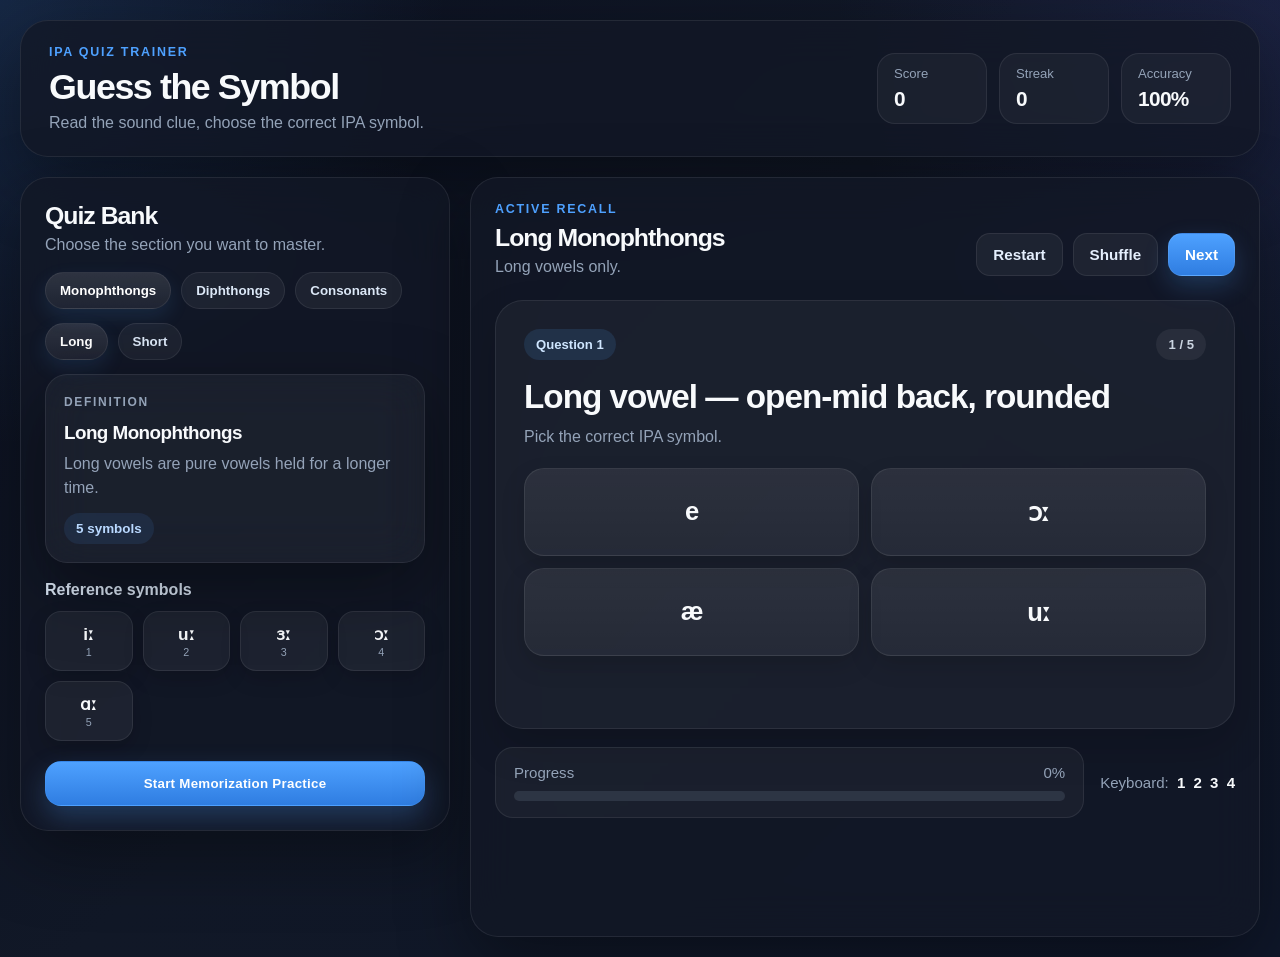
<file: index.html>
<!DOCTYPE html>
<html lang="id">
<head>
  <meta charset="UTF-8" />
  <meta name="viewport" content="width=device-width, initial-scale=1.0" />
  <title>IPA Quiz Trainer</title>
  <link rel="stylesheet" href="css/style.css" />
</head>
<body>
  <div class="app-shell">
    <header class="topbar glass">
      <div>
        <p class="eyebrow">IPA Quiz Trainer</p>
        <h1>Guess the Symbol</h1>
        <p class="subhead">Read the sound clue, choose the correct IPA symbol.</p>
      </div>

      <div class="stats">
        <div class="stat-card">
          <span>Score</span>
          <strong id="score">0</strong>
        </div>
        <div class="stat-card">
          <span>Streak</span>
          <strong id="streak">0</strong>
        </div>
        <div class="stat-card">
          <span>Accuracy</span>
          <strong id="accuracy">100%</strong>
        </div>
      </div>
    </header>

    <main class="layout">
      <aside class="sidebar glass">
        <div class="panel-head">
          <h2>Quiz Bank</h2>
          <p>Choose the section you want to master.</p>
        </div>

        <div class="main-tabs">
          <button class="main-tab active" data-main="monophthongs">Monophthongs</button>
          <button class="main-tab" data-main="diphthongs">Diphthongs</button>
          <button class="main-tab" data-main="consonants">Consonants</button>
        </div>

        <div class="subtabs-wrap">
          <div class="sub-tabs active" data-wrap="monophthongs">
            <button class="sub-tab active" data-main="monophthongs" data-sub="long">Long</button>
            <button class="sub-tab" data-main="monophthongs" data-sub="short">Short</button>
          </div>

          <div class="sub-tabs" data-wrap="diphthongs">
            <button class="sub-tab active" data-main="diphthongs" data-sub="all">All Diphthongs</button>
          </div>

          <div class="sub-tabs" data-wrap="consonants">
            <button class="sub-tab active" data-main="consonants" data-sub="plosives">Plosives</button>
            <button class="sub-tab" data-main="consonants" data-sub="fricatives">Fricatives</button>
            <button class="sub-tab" data-main="consonants" data-sub="affricates">Affricates</button>
            <button class="sub-tab" data-main="consonants" data-sub="nasals">Nasals</button>
            <button class="sub-tab" data-main="consonants" data-sub="approximants">Approximants</button>
          </div>
        </div>

        <div class="definition-card glass-inner">
          <p class="definition-eyebrow">Definition</p>
          <h3 id="definition-title">Long Monophthongs</h3>
          <p id="definition-text">Long vowels are pure vowels that are held longer in pronunciation.</p>
          <div class="definition-meta" id="definition-meta">5 symbols</div>
        </div>

        <div class="reference-panel">
          <p class="reference-title">Reference symbols</p>
          <div class="reference-grid" id="reference-grid"></div>
        </div>

        <div class="cta-memorize">
  <button class="cta-btn" id="memorize-btn">
    Start Memorization Practice
  </button>
</div>
      </aside>

      <section class="quiz glass">
        <div class="quiz-head">
          <div>
            <p class="eyebrow">Active Recall</p>
            <h2 id="section-title">Long Monophthongs</h2>
            <p class="subhead" id="section-note">Choose the symbol that matches the sound clue.</p>
          </div>

          <div class="quiz-controls">
            <button class="pill-btn" id="restart-btn">Restart</button>
            <button class="pill-btn" id="shuffle-btn">Shuffle</button>
            <button class="pill-btn primary" id="next-btn">Next</button>
          </div>
        </div>

        <div class="question-card">
          <div class="question-top">
            <span class="question-chip" id="question-chip">Question 1</span>
            <span class="question-chip subtle" id="question-count">1 / 1</span>
          </div>

          <h3 id="question-text">Loading...</h3>
          <p class="question-help">Pick the correct IPA symbol.</p>

          <div class="options-grid" id="options-grid"></div>

          <div class="result-box" id="result-box">
            <p id="result-text"></p>
          </div>
        </div>

        <div class="bottom-bar">
          <div class="progress-wrap">
            <div class="progress-top">
              <span>Progress</span>
              <span id="progress-text">0%</span>
            </div>
            <div class="progress-track">
              <div id="progress-fill"></div>
            </div>
          </div>

          <div class="hint-line">
            <span>Keyboard:</span>
            <strong>1</strong> <strong>2</strong> <strong>3</strong> <strong>4</strong>
          </div>
        </div>
      </section>
    </main>
  </div>

  <script src="js/script.js"></script>
</body>
</html>
</file>
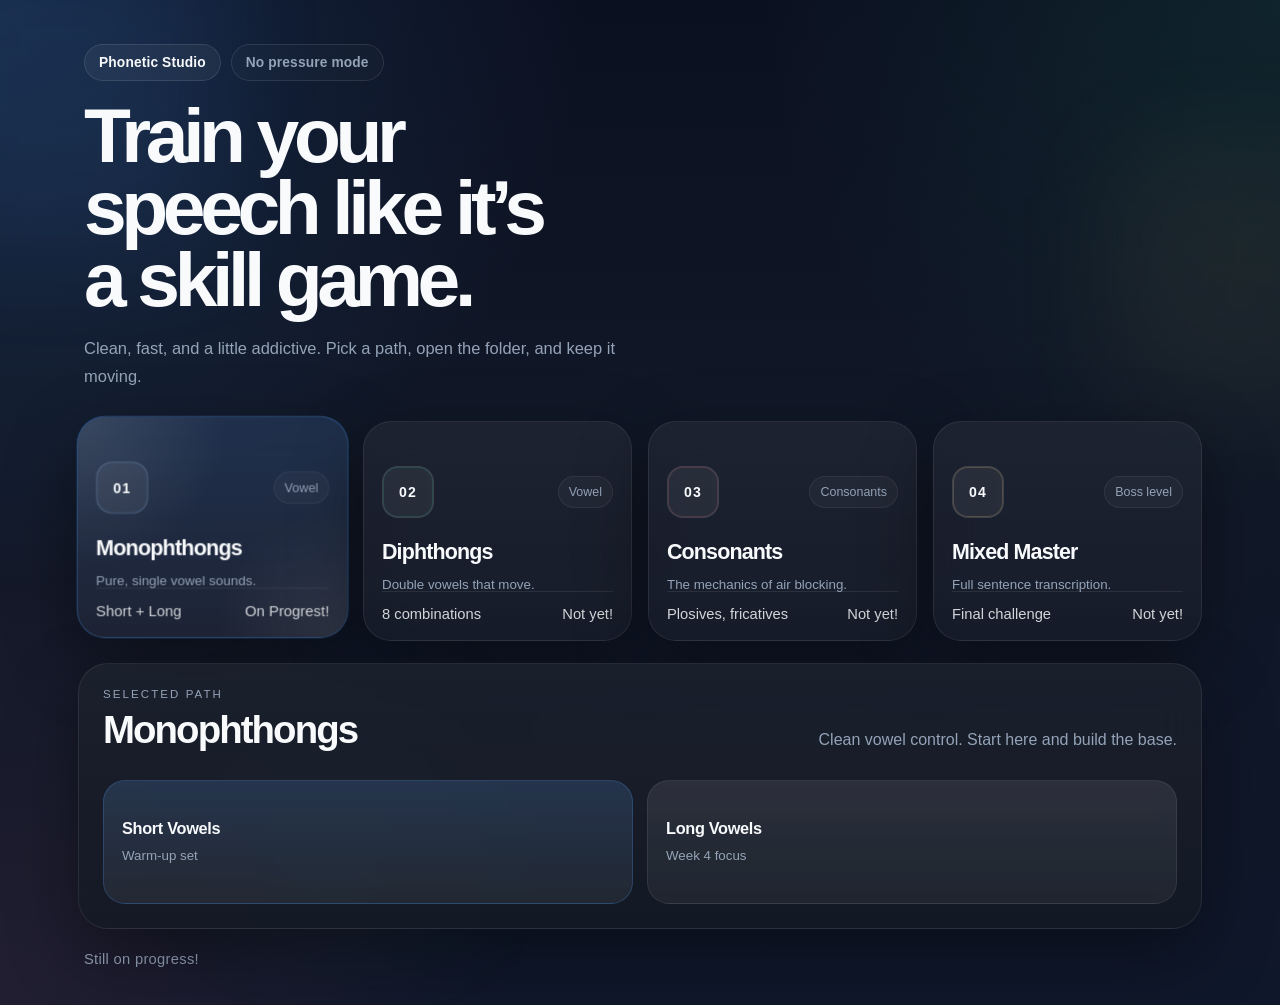
<file: memorization/memorization.html>
<!DOCTYPE html>
<html lang="en">
<head>
  <meta charset="UTF-8" />
  <meta name="viewport" content="width=device-width, initial-scale=1.0" />
  <title>Phonetic Studio</title>
  <link rel="stylesheet" href="../css/memorization-homepage.css" />
</head>
<body>
  <div class="bg-noise"></div>
  <div class="orb orb-1"></div>
  <div class="orb orb-2"></div>
  <div class="orb orb-3"></div>

  <main class="app">
    <section class="hero">
      <div class="hero-top">
        <span class="pill">Phonetic Studio</span>
        <span class="pill ghost">No pressure mode</span>
      </div>

      <h1>Train your speech like it’s a skill game.</h1>
      <p class="hero-copy">
        Clean, fast, and a little addictive. Pick a path, open the folder, and keep it moving.
      </p>
    </section>

    <section class="card-grid" aria-label="Practice paths">
      <button class="path-card active" data-target="monophthongs" type="button">
        <div class="card-head">
          <span class="card-badge blue">01</span>
          <span class="card-tag">Vowel</span>
        </div>
        <h2>Monophthongs</h2>
        <p>Pure, single vowel sounds.</p>
        <div class="card-foot">
          <span>Short + Long</span>
          <span>On Progrest!</span>
        </div>
      </button>

      <button class="path-card" data-target="diphthongs" type="button">
        <div class="card-head">
          <span class="card-badge green">02</span>
          <span class="card-tag">Vowel</span>
        </div>
        <h2>Diphthongs</h2>
        <p>Double vowels that move.</p>
        <div class="card-foot">
          <span>8 combinations</span>
          <span>Not yet!</span>
        </div>
      </button>

      <button class="path-card" data-target="consonants" type="button">
        <div class="card-head">
          <span class="card-badge pink">03</span>
          <span class="card-tag">Consonants</span>
        </div>
        <h2>Consonants</h2>
        <p>The mechanics of air blocking.</p>
        <div class="card-foot">
          <span>Plosives, fricatives</span>
          <span>Not yet!</span>
        </div>
      </button>

      <button class="path-card master" data-target="mixedmaster" type="button">
        <div class="card-head">
          <span class="card-badge gold">04</span>
          <span class="card-tag">Boss level</span>
        </div>
        <h2>Mixed Master</h2>
        <p>Full sentence transcription.</p>
        <div class="card-foot">
          <span>Final challenge</span>
          <span>Not yet!</span>
        </div>
      </button>
    </section>

    <section class="folder-panel" id="folderPanel" aria-live="polite">
      <div class="folder-top">
        <div>
          <p class="folder-label">Selected path</p>
          <h3 id="folderTitle">Monophthongs</h3>
        </div>

        <p class="folder-note" id="folderSubtitle">
          Choose a level and keep the momentum.
        </p>
      </div>

      <div class="folder-content active" id="monophthongs">
        <a class="folder-button primary" href="../memorization/vowels/short-vowels.html">
          <span>Short Vowels</span>
          <small>Warm-up set</small>
        </a>

        <a class="folder-button" href="../memorization/vowels/long-vowels.html">
          <span>Long Vowels</span>
          <small>Week 4 focus</small>
        </a>
      </div>

      <div class="folder-content" id="diphthongs">
        <a class="folder-button primary" href="diphthongs-1.html">
          <span>First 4 Diphthongs</span>
          <small>Opening glide patterns</small>
        </a>

        <a class="folder-button" href="diphthongs-2.html">
          <span>Second 4 Diphthongs</span>
          <small>Complete the set</small>
        </a>
      </div>

      <div class="folder-content" id="consonants">
        <a class="folder-button primary" href="plosives.html">
          <span>Plosives</span>
          <small>Sharp air release</small>
        </a>

        <a class="folder-button" href="fricatives.html">
          <span>Fricatives</span>
          <small>Friction sounds</small>
        </a>

        <a class="folder-button" href="nasals-others.html">
          <span>Nasals &amp; Others</span>
          <small>Resonant sounds</small>
        </a>
      </div>

      <div class="folder-content" id="mixedmaster">
        <a class="folder-button primary gold" href="mixed-master.html">
          <span>Enter Final Mode</span>
          <small>Full sentence transcription</small>
        </a>
      </div>
    </section>

    <section class="footer-strip">
      <p>Still on progress!</p>
    </section>
  </main>

  <script src="../js/memorization-homepage.js"></script>
</body>
</html>
</file>
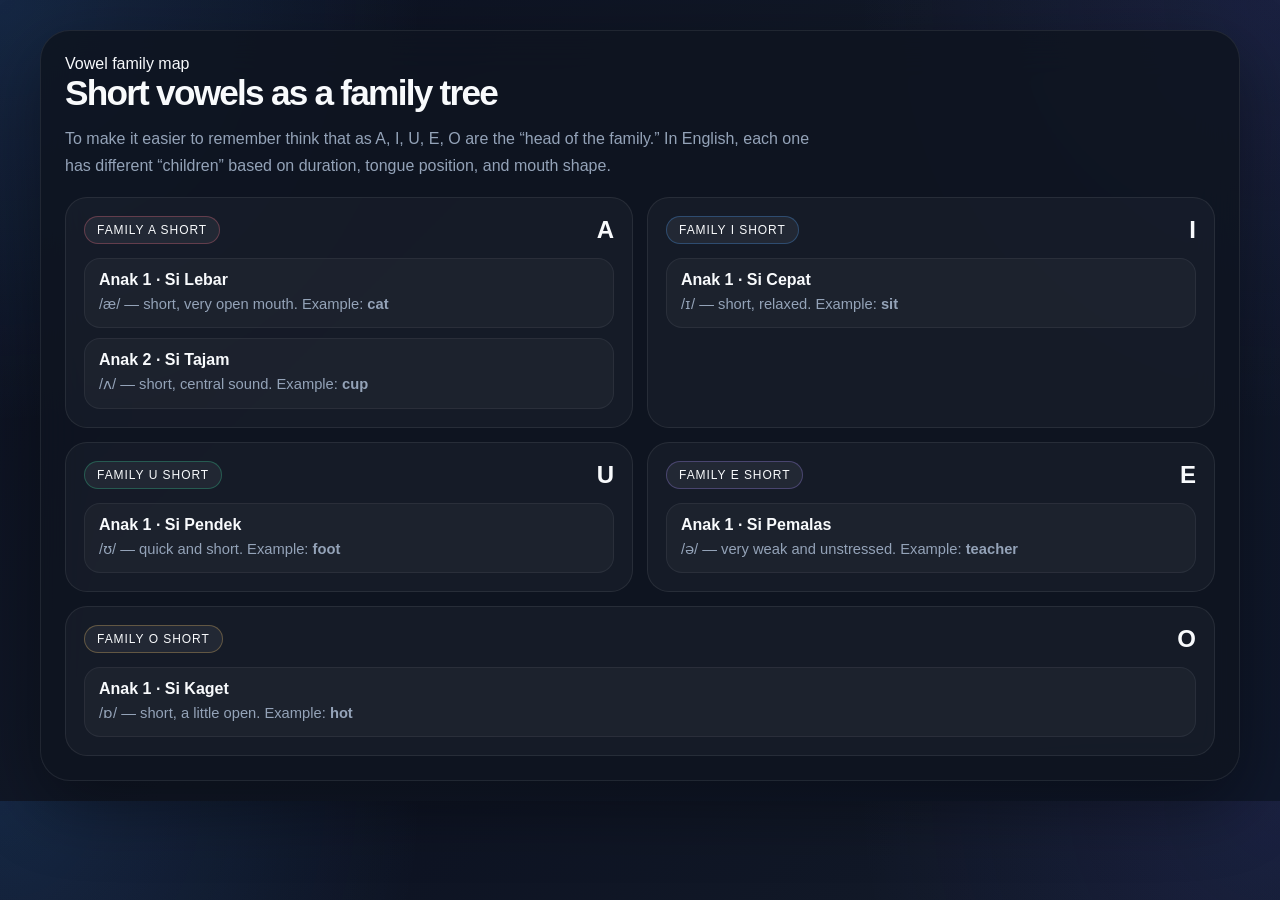
<file: memorization/tips/family-map.html>
<!DOCTYPE html>
<html lang="en">
<head>
  <meta charset="UTF-8" />
  <meta name="viewport" content="width=device-width, initial-scale=1.0" />
  <title>Vowel Family Map</title>
  <link rel="stylesheet" href="../../css/family-map.css" />
</head>
<body>

  <main class="app-shell">
    <section class="family-guide">

      <div class="family-guide-head">
        <p class="mini-label">Vowel family map</p>
        <h3>Short vowels as a family tree</h3>
        <p class="family-guide-copy">
          To make it easier to remember think that as A, I, U, E, O are the “head of the family.” In English, each one has different “children”
          based on duration, tongue position, and mouth shape.
        </p>
      </div>

      <div class="family-grid">


        <article class="family-card family-a">
          <div class="family-card-top">
            <span class="family-tag">Family A Short</span>
            <h4>A</h4>
          </div>
          <div class="child-list">
            <div class="child-item">
              <strong>Anak 1 · Si Lebar</strong>
              <span>/æ/ — short, very open mouth. Example: <b>cat</b></span>
            </div>
            

            <div class="child-item">
              <strong>Anak 2 · Si Tajam</strong>
              <span>/ʌ/ — short, central sound. Example: <b>cup</b></span>
            </div>
          </div>
        </article>

        <article class="family-card family-i">
          <div class="family-card-top">
            <span class="family-tag">Family I Short</span>
            <h4>I</h4>
          </div>
          <div class="child-list">
            <div class="child-item">
              <strong>Anak 1 · Si Cepat</strong>
              <span>/ɪ/ — short, relaxed. Example: <b>sit</b></span>
            </div>
            

          </div>
        </article>

        <article class="family-card family-u">
          <div class="family-card-top">
            <span class="family-tag">Family U Short</span>
            <h4>U</h4>
          </div>
          <div class="child-list">
            <div class="child-item">
              <strong>Anak 1 · Si Pendek</strong>
              <span>/ʊ/ — quick and short. Example: <b>foot</b></span>
            </div>
            

          </div>
        </article>

        <article class="family-card family-e">
          <div class="family-card-top">
            <span class="family-tag">Family E Short </span>
            <h4>E</h4>
          </div>
          <div class="child-list">
            

            <div class="child-item">
              <strong>Anak 1 · Si Pemalas</strong>
              <span>/ə/ — very weak and unstressed. Example: <b>teacher</b></span>
            </div>
          </div>
        </article>

        <article class="family-card family-o">
          <div class="family-card-top">
            <span class="family-tag">Family O Short</span>
            <h4>O</h4>
          </div>
          <div class="child-list">
            <div class="child-item">
              <strong>Anak 1 · Si Kaget</strong>
              <span>/ɒ/ — short, a little open. Example: <b>hot</b></span>
            </div>
            
          </div>
        </article>

        



      </div>
    </section>
  </main>

</body>
</html>
</file>
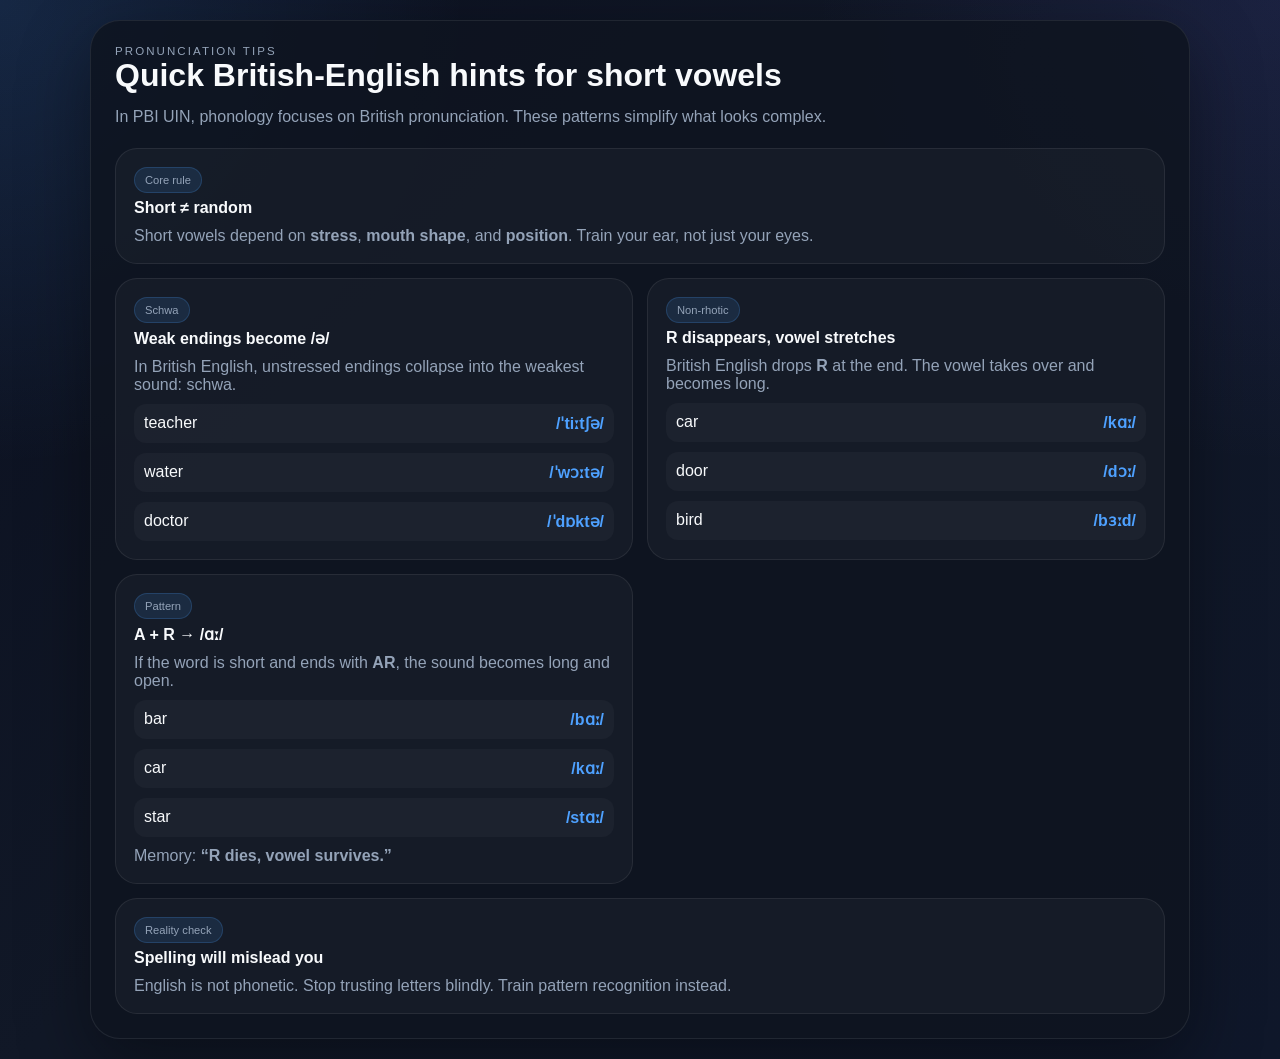
<file: memorization/tips/short-vowels-tips.html>
<!DOCTYPE html>
<html lang="en">
<head>
  <meta charset="UTF-8" />
  <meta name="viewport" content="width=device-width, initial-scale=1.0" />
  <title>Short Vowel Tips</title>
  <link rel="stylesheet" href="../../css/short-vowels-tips.css" />
</head>
<body>

  <main class="app-shell">
    <section class="tips-section">
      <div class="tips-head">
        <p class="mini-label">Pronunciation tips</p>
        <h3>Quick British-English hints for short vowels</h3>
        <p class="tips-copy">
          In PBI UIN, phonology focuses on British pronunciation. These patterns simplify what looks complex.
        </p>
      </div>

      <div class="tips-grid">

        <article class="tip-card tip-main">
          <p class="tip-badge">Core rule</p>
          <h4>Short ≠ random</h4>
          <p>
            Short vowels depend on <b>stress</b>, <b>mouth shape</b>, and <b>position</b>. 
            Train your ear, not just your eyes.
          </p>
        </article>

        <article class="tip-card">
          <p class="tip-badge">Schwa</p>
          <h4>Weak endings become /ə/</h4>
          <p>
            In British English, unstressed endings collapse into the weakest sound: schwa.
          </p>

          <div class="tip-example">
            <span>teacher</span>
            <strong>/ˈtiːtʃə/</strong>
          </div>
          <div class="tip-example">
            <span>water</span>
            <strong>/ˈwɔːtə/</strong>
          </div>
          <div class="tip-example">
            <span>doctor</span>
            <strong>/ˈdɒktə/</strong>
          </div>
        </article>

        <article class="tip-card">
          <p class="tip-badge">Non-rhotic</p>
          <h4>R disappears, vowel stretches</h4>
          <p>
            British English drops <b>R</b> at the end. The vowel takes over and becomes long.
          </p>

          <div class="tip-example">
            <span>car</span>
            <strong>/kɑː/</strong>
          </div>
          <div class="tip-example">
            <span>door</span>
            <strong>/dɔː/</strong>
          </div>
          <div class="tip-example">
            <span>bird</span>
            <strong>/bɜːd/</strong>
          </div>
        </article>

        <article class="tip-card">
          <p class="tip-badge">Pattern</p>
          <h4>A + R → /ɑː/</h4>
          <p>
            If the word is short and ends with <b>AR</b>, the sound becomes long and open.
          </p>

          <div class="tip-example">
            <span>bar</span>
            <strong>/bɑː/</strong>
          </div>
          <div class="tip-example">
            <span>car</span>
            <strong>/kɑː/</strong>
          </div>
          <div class="tip-example">
            <span>star</span>
            <strong>/stɑː/</strong>
          </div>

          <p class="tip-note">
            Memory: <b>“R dies, vowel survives.”</b>
          </p>
        </article>

        <article class="tip-card tip-wide">
          <p class="tip-badge">Reality check</p>
          <h4>Spelling will mislead you</h4>
          <p>
            English is not phonetic. Stop trusting letters blindly. Train pattern recognition instead.
          </p>
        </article>

      </div>
    </section>
  </main>

</body>
</html>
</file>
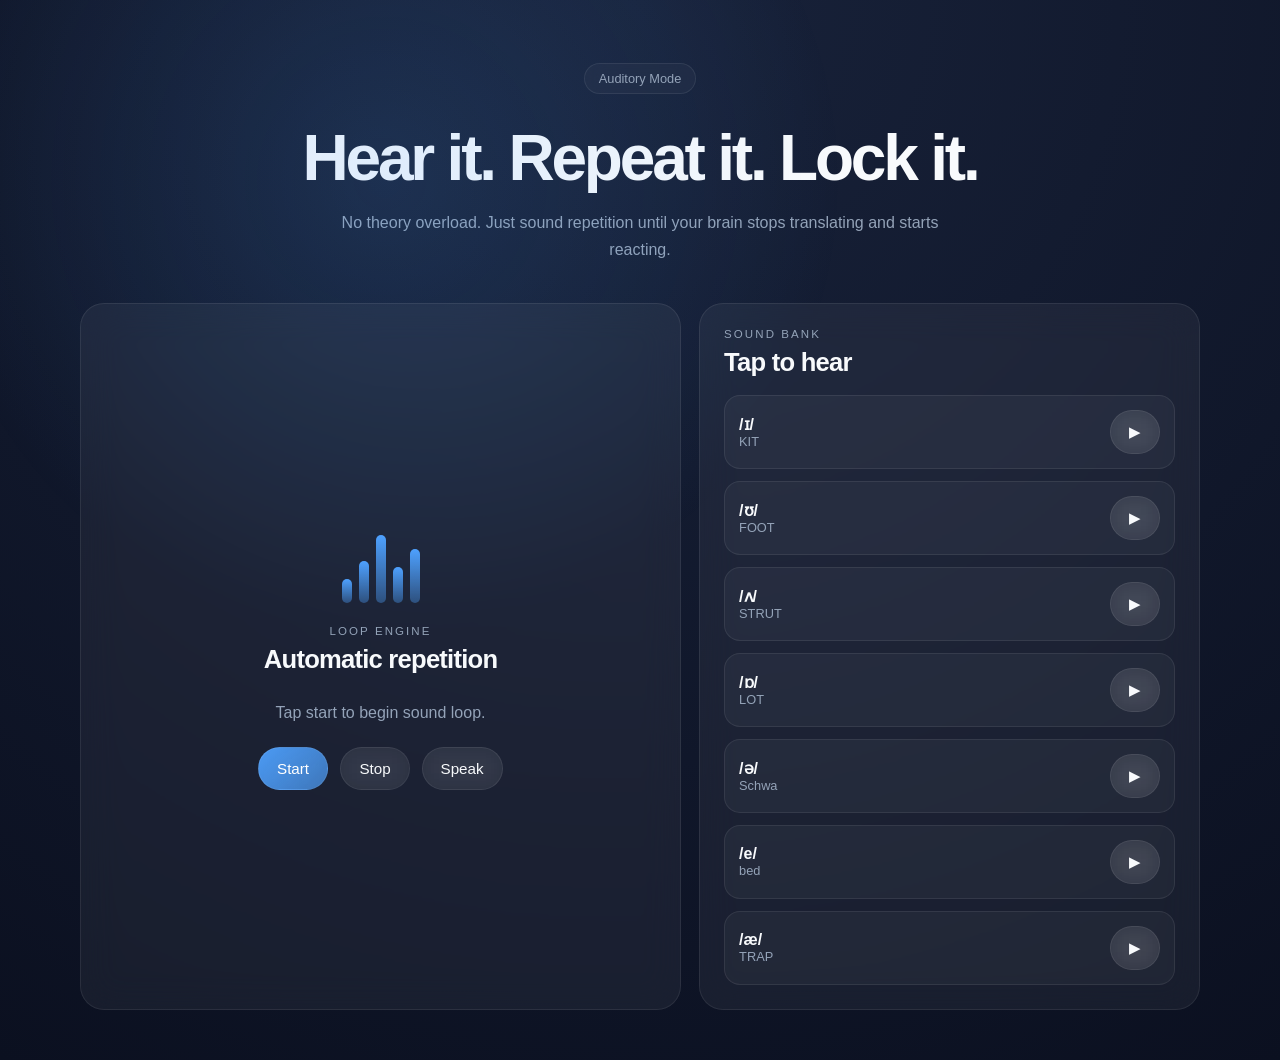
<file: memorization/vowels/auditory.html>
<!DOCTYPE html>
<html lang="en">
<head>
  <meta charset="UTF-8" />
  <meta name="viewport" content="width=device-width, initial-scale=1.0" />
  <title>Auditory Loop Trainer</title>

  <link rel="stylesheet" href="../../css/auditory.css" />
</head>
<body>

  <div class="bg"></div>

  <main class="app">

    <!-- HERO -->
    <section class="hero">
      <p class="chip">Auditory Mode</p>

      <h1>Hear it. Repeat it. Lock it.</h1>

      <p class="sub">
        No theory overload. Just sound repetition until your brain
        stops translating and starts reacting.
      </p>
    </section>

    <!-- MAIN GRID -->
    <section class="grid">

      <!-- LOOP CONTROL -->
      <div class="card main">

        <!-- AUDIO VISUAL -->
        <div class="player-visual">
          <span></span>
          <span></span>
          <span></span>
          <span></span>
          <span></span>
        </div>

        <!-- TITLE -->
        <div class="head center">
          <div>
            <p class="label">Loop Engine</p>
            <h2>Automatic repetition</h2>
          </div>
        </div>

        <!-- STATUS -->
        <p id="status">
          Tap start to begin sound loop.
        </p>

        <!-- CONTROLS -->
        <div class="controls">
          <button id="start">Start</button>
          <button id="stop">Stop</button>
          <button id="speak">Speak</button>
        </div>

      </div>

      <!-- SOUND LIST -->
      <div class="card list">

        <div class="head">
          <div>
            <p class="label">Sound Bank</p>
            <h2>Tap to hear</h2>
          </div>
        </div>

        <div id="sounds">

          <div class="sound">
            <span>Hello</span>
            <span>▶</span>
          </div>

          <div class="sound">
            <span>Good Morning</span>
            <span>▶</span>
          </div>

          <div class="sound">
            <span>How are you?</span>
            <span>▶</span>
          </div>

          <div class="sound">
            <span>I understand</span>
            <span>▶</span>
          </div>

        </div>

      </div>

    </section>

  </main>
<script src="../../js/auditory.js"></script>
</body>
</html>
</file>
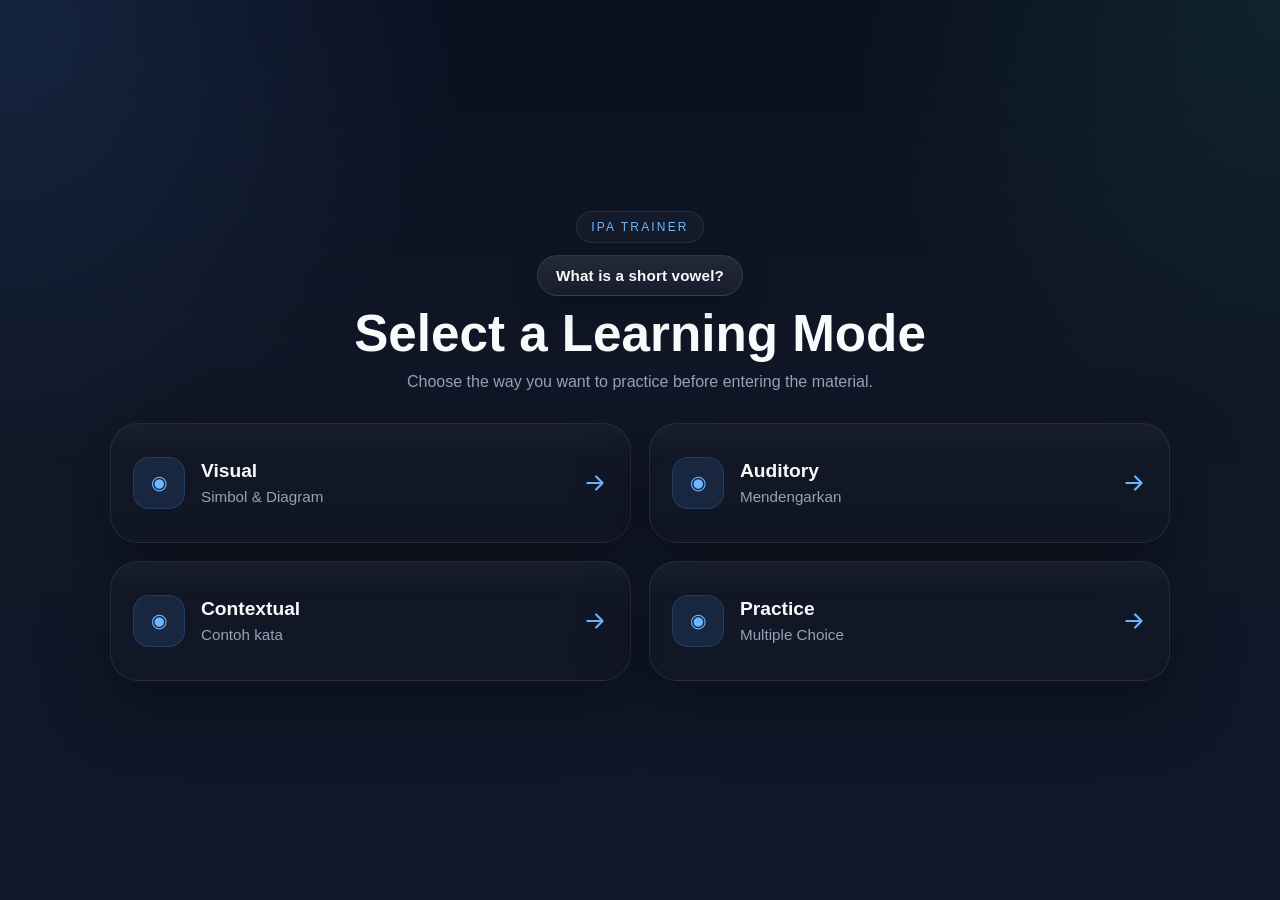
<file: memorization/vowels/short-vowels.html>
<!DOCTYPE html>
<html lang="en">
<head>
  <meta charset="UTF-8" />
  <meta name="viewport" content="width=device-width, initial-scale=1.0" />
  <title>IPA Trainer | Menu</title>
  <link rel="stylesheet" href="../../css/short-vowels.css" />
</head>
<body>
  <main class="page">
    <section class="hero">
      <p class="eyebrow">IPA TRAINER</p>
      
      <div class="intro-row">
  <button class="info-button" id="openShortVowelModal" type="button">
    What is a short vowel?
  </button>
</div>

<div class="modal-overlay" id="shortVowelModal" aria-hidden="true">
  <div class="modal-backdrop" data-close-modal></div>

  <div class="modal-panel" role="dialog" aria-modal="true" aria-labelledby="shortVowelTitle">
    <button class="modal-close" type="button" aria-label="Close modal" data-close-modal>
      ×
    </button>

    <p class="modal-eyebrow">Quick intro</p>
    <h3 id="shortVowelTitle">What is a short vowel?</h3>
    <p class="modal-description">
  <strong>Monophthongs</strong> (pure vowels) are constant sounds produced in a fixed position without gliding. They are divided by duration: 
  <strong>Short vowels</strong> are brief and relaxed (e.g., /ɪ, e, æ, ʌ, ɒ, ʊ, ə/), while 
  <strong>Long vowels</strong> are sustained for a longer period (e.g., /iː, uː, ɔː, ɜː, ɑː/).
</p>

    <div class="modal-card">
      Think of it as a quick vowel sound, not a stretched one.
    </div>
  </div>
</div>

      <h1>Select a Learning Mode</h1>
      <p class="subtitle">Choose the way you want to practice before entering the material.</p>
    </section>

    <section class="menu-grid">
      <a class="menu-card" href="../../memorization/vowels/visual-short-vowels.html" data-link="visual.html">
        <div class="icon">◉</div>
        <div class="content">
          <h2>Visual</h2>
          <p>Simbol & Diagram</p>
        </div>
        <span class="arrow">
  <svg viewBox="0 0 24 24" fill="none">
    <path d="M5 12H19M19 12L13 6M19 12L13 18" stroke="currentColor" stroke-width="2" stroke-linecap="round" stroke-linejoin="round"/>
  </svg>
</span>
      </a>

      <a class="menu-card" href="../../memorization/vowels/auditory.html" data-link="auditory.html">
        <div class="icon">◉</div>
        <div class="content">
          <h2>Auditory</h2>
          <p>Mendengarkan</p>
        </div>
        <span class="arrow">
  <svg viewBox="0 0 24 24" fill="none">
    <path d="M5 12H19M19 12L13 6M19 12L13 18" stroke="currentColor" stroke-width="2" stroke-linecap="round" stroke-linejoin="round"/>
  </svg>
</span>
      </a>

      <a class="menu-card" href="contextual.html" data-link="contextual.html">
        <div class="icon">◉</div>
        <div class="content">
          <h2>Contextual</h2>
          <p>Contoh kata</p>
        </div>
        <span class="arrow">
  <svg viewBox="0 0 24 24" fill="none">
    <path d="M5 12H19M19 12L13 6M19 12L13 18" stroke="currentColor" stroke-width="2" stroke-linecap="round" stroke-linejoin="round"/>
  </svg>
</span>
      </a>

      <a class="menu-card" href="multiple-choice.html" data-link="multiple-choice.html">
        <div class="icon">◉</div>
        <div class="content">
          <h2>Practice</h2>
          <p>Multiple Choice</p>
        </div>
        <span class="arrow">
  <svg viewBox="0 0 24 24" fill="none">
    <path d="M5 12H19M19 12L13 6M19 12L13 18" stroke="currentColor" stroke-width="2" stroke-linecap="round" stroke-linejoin="round"/>
  </svg>
</span>
      </a>

      
    </section>
  </main>

  <script src="../../js/short-vowels.js"></script>
</body>
</html>
</file>
<file: css/style.css>
:root {
  --bg-1: #0b1020;
  --bg-2: #111827;
  --bg-3: #0f172a;
  --card: rgba(18, 24, 38, 0.78);
  --card-strong: rgba(24, 31, 48, 0.92);
  --card-inner: rgba(255, 255, 255, 0.04);
  --stroke: rgba(255, 255, 255, 0.08);
  --text: #f8fafc;
  --muted: #94a3b8;
  --blue: #4ea1ff;
  --blue-dark: #6cb7ff;
  --green: #34d399;
  --red: #fb7185;
  --shadow: 0 24px 70px rgba(0, 0, 0, 0.38);
  --radius-xl: 28px;
  --radius-lg: 20px;
  --radius-md: 16px;
  --radius-sm: 12px;
}

* {
  box-sizing: border-box;
  margin: 0;
  padding: 0;
}

html {
  scroll-behavior: smooth;
}

body {
  font-family: -apple-system, BlinkMacSystemFont, "Segoe UI", Roboto, Helvetica, Arial, sans-serif;
  color: var(--text);
  background:
    radial-gradient(circle at top left, rgba(78, 161, 255, 0.16), transparent 28%),
    radial-gradient(circle at top right, rgba(99, 102, 241, 0.12), transparent 28%),
    linear-gradient(135deg, var(--bg-1), var(--bg-2) 46%, var(--bg-3));
  padding: 20px;
  min-height: 100%;
}

.app-shell {
  max-width: 1520px;
  margin: 0 auto;
}

.glass,
.glass-inner {
  border: 1px solid var(--stroke);
  backdrop-filter: blur(22px);
  -webkit-backdrop-filter: blur(22px);
  box-shadow: var(--shadow);
}

.glass {
  background: var(--card);
}

.glass-inner {
  background: var(--card-inner);
}

.topbar {
  border-radius: var(--radius-xl);
  padding: 24px 28px;
  display: flex;
  justify-content: space-between;
  align-items: center;
  gap: 18px;
  margin-bottom: 20px;
}

.eyebrow {
  font-size: 0.78rem;
  letter-spacing: 0.14em;
  text-transform: uppercase;
  color: var(--blue);
  font-weight: 800;
  margin-bottom: 8px;
}

.topbar h1,
.quiz-head h2,
.panel-head h2 {
  letter-spacing: -0.04em;
}

.topbar h1 {
  font-size: clamp(1.7rem, 2.8vw, 2.8rem);
  margin-bottom: 6px;
}

.subhead {
  color: var(--muted);
}

.stats {
  display: grid;
  grid-template-columns: repeat(3, minmax(100px, 1fr));
  gap: 12px;
}

.stat-card {
  background: rgba(255, 255, 255, 0.04);
  border: 1px solid rgba(255, 255, 255, 0.08);
  border-radius: 18px;
  padding: 12px 16px;
  min-width: 110px;
}

.stat-card span {
  display: block;
  font-size: 0.82rem;
  color: var(--muted);
  margin-bottom: 6px;
}

.stat-card strong {
  font-size: 1.3rem;
  letter-spacing: -0.03em;
}

.layout {
  display: grid;
  grid-template-columns: 430px 1fr;
  gap: 20px;
  align-items: start;
}

.sidebar,
.quiz {
  border-radius: var(--radius-xl);
  padding: 24px;
}

.sidebar {
  position: sticky;
  top: 20px;
  max-height: calc(100vh - 40px);
  overflow-y: auto;

    /* Hide scrollbar (Firefox) */
    scrollbar-width: none;

    /* Hide scrollbar (IE / Edge legacy) */
    -ms-overflow-style: none;
}

/* Hide scrollbar (Chrome, Safari, modern Edge) */
.sidebar::-webkit-scrollbar {
    display: none;
}

.panel-head h2,
.quiz-head h2 {
  font-size: 1.55rem;
  margin-bottom: 6px;
}

.panel-head p {
  color: var(--muted);
}

.main-tabs,
.sub-tabs {
  display: flex;
  flex-wrap: wrap;
  gap: 10px;
}

.main-tabs {
  margin: 18px 0 14px;
}

.sub-tabs {
  display: none;
  margin-bottom: 14px;
}

.sub-tabs.active {
  display: flex;
}

.main-tab,
.sub-tab,
.pill-btn {
  border: none;
  cursor: pointer;
  transition: 0.2s ease;
  font-weight: 700;
}

.main-tab,
.sub-tab {
  padding: 10px 14px;
  border-radius: 999px;
  background: rgba(255, 255, 255, 0.05);
  color: #dbe7f6;
  border: 1px solid rgba(255, 255, 255, 0.08);
}

.main-tab.active,
.sub-tab.active {
  background: linear-gradient(180deg, rgba(255,255,255,0.12), rgba(255,255,255,0.06));
  color: #ffffff;
  box-shadow: 0 8px 20px rgba(78, 161, 255, 0.12);
}

.definition-card {
  margin-top: 10px;
  border-radius: 22px;
  padding: 18px;
  background: rgba(255, 255, 255, 0.04);
}

.definition-eyebrow {
  color: var(--blue);
  font-size: 0.75rem;
  text-transform: uppercase;
  letter-spacing: 0.14em;
  font-weight: 800;
  margin-bottom: 10px;
}

.definition-card h3 {
  font-size: 1.18rem;
  letter-spacing: -0.03em;
  margin-bottom: 8px;
}

.definition-card p {
  color: var(--muted);
  line-height: 1.55;
}

.definition-meta {
  margin-top: 12px;
  display: inline-flex;
  align-items: center;
  padding: 8px 12px;
  border-radius: 999px;
  background: rgba(78, 161, 255, 0.1);
  color: #b9d9ff;
  font-size: 0.84rem;
  font-weight: 700;
}

.reference-panel {
  margin-top: 18px;
}

.reference-title {
  font-weight: 700;
  color: #dbe7f6;
  margin-bottom: 12px;
}

.reference-grid {
  display: grid;
  grid-template-columns: repeat(auto-fill, minmax(72px, 1fr));
  gap: 10px;
}

.ref-item {
  height: 60px;
  border-radius: 16px;
  background: rgba(255, 255, 255, 0.05);
  border: 1px solid rgba(255, 255, 255, 0.08);
  display: flex;
  align-items: center;
  justify-content: center;
  flex-direction: column;
  gap: 2px;
  box-shadow: 0 8px 20px rgba(0, 0, 0, 0.16);
  padding: 8px;
  text-align: center;
  color: var(--text);
}

.ref-item .ref-symbol {
  font-size: 1.08rem;
  font-weight: 800;
}

.ref-item .ref-label {
  font-size: 0.67rem;
  color: var(--muted);
  line-height: 1;
}

.quiz {
  min-height: calc(100vh - 140px);
}

.quiz-head {
  display: flex;
  justify-content: space-between;
  align-items: end;
  gap: 16px;
  flex-wrap: wrap;
  margin-bottom: 24px;
}

.quiz-controls {
  display: flex;
  gap: 10px;
  flex-wrap: wrap;
}

.pill-btn {
  border-radius: 14px;
  padding: 12px 16px;
  font-size: 0.95rem;
  background: rgba(255, 255, 255, 0.05);
  color: #e5effd;
  border: 1px solid rgba(255, 255, 255, 0.08);
}

.pill-btn.primary {
  background: linear-gradient(180deg, #4ea1ff, #2f7de1);
  color: #fff;
  box-shadow: 0 10px 24px rgba(78, 161, 255, 0.22);
}

.question-card {
  background: rgba(255, 255, 255, 0.04);
  border: 1px solid rgba(255, 255, 255, 0.08);
  border-radius: var(--radius-xl);
  box-shadow: 0 18px 40px rgba(0, 0, 0, 0.16);
  padding: 28px;
}

.question-top {
  display: flex;
  justify-content: space-between;
  gap: 10px;
  margin-bottom: 16px;
  flex-wrap: wrap;
}

.question-chip {
  display: inline-flex;
  align-items: center;
  border-radius: 999px;
  padding: 8px 12px;
  background: rgba(78, 161, 255, 0.13);
  color: #cfe6ff;
  font-weight: 800;
  font-size: 0.82rem;
}

.question-chip.subtle {
  background: rgba(255, 255, 255, 0.06);
  color: #cbd5e1;
}

#question-text {
  font-size: clamp(1.5rem, 2.6vw, 2.4rem);
  line-height: 1.25;
  letter-spacing: -0.03em;
  margin-bottom: 10px;
}

.question-help {
  color: var(--muted);
  margin-bottom: 22px;
}

.options-grid {
  display: grid;
  grid-template-columns: repeat(2, minmax(0, 1fr));
  gap: 12px;
}

.option-btn {
  min-height: 88px;
  border: 1px solid rgba(255, 255, 255, 0.08);
  background: linear-gradient(180deg, rgba(255,255,255,0.08), rgba(255,255,255,0.05));
  border-radius: 20px;
  font-size: clamp(1.5rem, 2vw, 2.1rem);
  font-weight: 900;
  letter-spacing: -0.04em;
  cursor: pointer;
  transition: transform 0.18s ease, box-shadow 0.18s ease, border-color 0.18s ease;
  box-shadow: 0 10px 24px rgba(0, 0, 0, 0.14);
  color: var(--text);
}

.option-btn:hover:not(:disabled) {
  transform: translateY(-2px);
  box-shadow: 0 16px 30px rgba(0, 0, 0, 0.22);
}

.option-btn:disabled {
  cursor: default;
  opacity: 0.95;
}

.option-btn.correct {
  border-color: rgba(52, 211, 153, 0.35);
  background: rgba(52, 211, 153, 0.12);
  color: #9ef0c9;
}

.option-btn.wrong {
  border-color: rgba(251, 113, 133, 0.35);
  background: rgba(251, 113, 133, 0.12);
  color: #ffb0c0;
}

.result-box {
  margin-top: 18px;
  min-height: 26px;
}

#result-text {
  font-weight: 700;
  color: #dbe7f6;
}

.bottom-bar {
  margin-top: 18px;
  display: grid;
  grid-template-columns: 1fr auto;
  gap: 16px;
  align-items: center;
}

.progress-wrap {
  background: rgba(255, 255, 255, 0.04);
  border: 1px solid rgba(255, 255, 255, 0.08);
  border-radius: 18px;
  padding: 16px 18px;
}

.progress-top {
  display: flex;
  justify-content: space-between;
  margin-bottom: 10px;
  color: var(--muted);
  font-size: 0.94rem;
}

.progress-track {
  width: 100%;
  height: 10px;
  background: rgba(148, 163, 184, 0.16);
  border-radius: 999px;
  overflow: hidden;
}

#progress-fill {
  height: 100%;
  width: 0%;
  border-radius: inherit;
  background: linear-gradient(90deg, #4ea1ff, #7ab7ff);
  transition: width 0.25s ease;
}

.hint-line {
  color: var(--muted);
  font-size: 0.94rem;
  white-space: nowrap;
}

.hint-line strong {
  color: #f8fafc;
  margin-left: 4px;
}

.cta-memorize {
  margin-top: 20px;
}

.cta-btn {
  width: 100%;
  padding: 14px 16px;
  border-radius: 16px;
  border: 1px solid rgba(78, 161, 255, 0.25);
  background: linear-gradient(180deg, #4ea1ff, #2f7de1);
  color: #fff;
  font-weight: 800;
  letter-spacing: 0.02em;
  cursor: pointer;
  transition: all 0.2s ease;
  box-shadow: 0 12px 28px rgba(78, 161, 255, 0.25);
}

.cta-btn:hover {
  transform: translateY(-1px);
  box-shadow: 0 16px 34px rgba(78, 161, 255, 0.35);
}

.cta-btn:active {
  transform: scale(0.98);
}

@media (max-width: 1100px) {
  .layout {
    grid-template-columns: 1fr;
  }

  .sidebar {
    position: relative;
    top: auto;
    max-height: none;
  }
}

@media (max-width: 720px) {
  body {
    padding: 12px;
  }

  .topbar,
  .sidebar,
  .quiz {
    padding: 18px;
    border-radius: 22px;
  }

  .topbar {
    flex-direction: column;
    align-items: stretch;
  }

  .stats {
    grid-template-columns: 1fr 1fr 1fr;
  }

  .stat-card {
    min-width: 0;
  }

  .options-grid {
    grid-template-columns: 1fr;
  }

  .bottom-bar {
    grid-template-columns: 1fr;
  }
}
</file>
<file: css/memorization-homepage.css>
:root {
  --bg-1: #0b1020;
  --bg-2: #111827;
  --bg-3: #0f172a;

  --card: rgba(18, 24, 38, 0.72);
  --card-strong: rgba(24, 31, 48, 0.92);
  --card-inner: rgba(255, 255, 255, 0.04);
  --stroke: rgba(255, 255, 255, 0.08);

  --text: #f8fafc;
  --muted: #94a3b8;

  --blue: #4ea1ff;
  --green: #34d399;
  --pink: #fb7185;
  --gold: #f7c86b;

  --shadow: 0 24px 70px rgba(0, 0, 0, 0.38);
  --radius-xl: 28px;
  --radius-lg: 20px;
  --radius-md: 16px;
  --radius-sm: 12px;
}

* {
  box-sizing: border-box;
}

html {
  scroll-behavior: smooth;
}

body {
  margin: 0;
  min-height: 100vh;
  overflow-x: hidden;
  color: var(--text);
  font-family: -apple-system, BlinkMacSystemFont, "Segoe UI", Inter, Roboto, Arial, sans-serif;
  background:
    radial-gradient(circle at top left, rgba(78, 161, 255, 0.16), transparent 36%),
    radial-gradient(circle at top right, rgba(52, 211, 153, 0.10), transparent 32%),
    radial-gradient(circle at bottom left, rgba(251, 113, 133, 0.08), transparent 32%),
    linear-gradient(180deg, var(--bg-1), var(--bg-2) 45%, var(--bg-3));
}

.bg-noise {
  position: fixed;
  inset: 0;
  pointer-events: none;
  opacity: 0.05;
  background-image:
    linear-gradient(rgba(255, 255, 255, 0.12) 1px, transparent 1px),
    linear-gradient(90deg, rgba(255, 255, 255, 0.12) 1px, transparent 1px);
  background-size: 24px 24px;
  mask-image: linear-gradient(180deg, rgba(0,0,0,0.7), transparent 90%);
}

.orb {
  position: fixed;
  pointer-events: none;
  filter: blur(60px);
  opacity: 0.38;
  z-index: 0;
}

.orb-1 {
  width: 320px;
  height: 320px;
  left: -100px;
  top: -70px;
  background: rgba(78, 161, 255, 0.22);
}

.orb-2 {
  width: 260px;
  height: 260px;
  right: -90px;
  top: 140px;
  background: rgba(247, 200, 107, 0.14);
}

.orb-3 {
  width: 240px;
  height: 240px;
  left: 18%;
  bottom: -40px;
  background: rgba(52, 211, 153, 0.12);
}

.app {
  position: relative;
  z-index: 1;
  width: min(1160px, 100%);
  margin: 0 auto;
  padding: 30px 18px 38px;
  display: grid;
  gap: 22px;
}

.hero {
  padding: 14px 6px 8px;
  max-width: 760px;
}

.hero-top {
  display: flex;
  flex-wrap: wrap;
  gap: 10px;
  margin-bottom: 18px;
}

.pill {
  display: inline-flex;
  align-items: center;
  gap: 8px;
  padding: 10px 14px;
  border-radius: 999px;
  border: 1px solid rgba(255, 255, 255, 0.10);
  background: rgba(255, 255, 255, 0.05);
  color: var(--text);
  font-size: 0.86rem;
  font-weight: 700;
  letter-spacing: 0.01em;
  backdrop-filter: blur(18px);
  -webkit-backdrop-filter: blur(18px);
}

.pill.ghost {
  color: var(--muted);
  background: rgba(255, 255, 255, 0.025);
}

.hero h1 {
  margin: 0;
  font-size: clamp(2.75rem, 6vw, 5.8rem);
  line-height: 0.94;
  letter-spacing: -0.07em;
  font-weight: 900;
  max-width: 11ch;
}

.hero-copy {
  margin: 18px 0 0;
  max-width: 560px;
  color: var(--muted);
  font-size: 1.03rem;
  line-height: 1.75;
}

.card-grid {
  display: grid;
  grid-template-columns: repeat(4, minmax(0, 1fr));
  gap: 16px;
}

.path-card {
  position: relative;
  border: 1px solid rgba(255, 255, 255, 0.08);
  background:
    linear-gradient(180deg, rgba(255, 255, 255, 0.05), rgba(255, 255, 255, 0.02)),
    var(--card);
  color: var(--text);
  border-radius: var(--radius-xl);
  padding: 18px;
  min-height: 220px;
  text-align: left;
  cursor: pointer;
  overflow: hidden;
  box-shadow: var(--shadow);
  backdrop-filter: blur(20px);
  -webkit-backdrop-filter: blur(20px);
  transition:
    transform 180ms ease,
    box-shadow 180ms ease,
    border-color 180ms ease,
    background 180ms ease;
  will-change: transform;
}

.path-card::before {
  content: "";
  position: absolute;
  inset: 0;
  background:
    radial-gradient(circle at top left, rgba(255,255,255,0.12), transparent 44%),
    radial-gradient(circle at bottom right, rgba(255,255,255,0.08), transparent 38%);
  opacity: 0;
  transition: opacity 180ms ease;
}

.path-card:hover,
.path-card:focus-visible {
  transform: translateY(-8px) scale(1.02);
  border-color: rgba(255, 255, 255, 0.16);
  box-shadow:
    0 30px 80px rgba(0, 0, 0, 0.48),
    0 0 22px rgba(78, 161, 255, 0.16);
  outline: none;
}

.path-card:hover::before,
.path-card:focus-visible::before,
.path-card.active::before {
  opacity: 1;
}

.path-card.active {
  transform: translateY(-4px) scale(1.01);
  background:
    linear-gradient(180deg, rgba(78, 161, 255, 0.14), rgba(255, 255, 255, 0.03)),
    var(--card-strong);
  border-color: rgba(78, 161, 255, 0.32);
}

.path-card.master.active {
  background:
    linear-gradient(180deg, rgba(247, 200, 107, 0.16), rgba(255, 255, 255, 0.03)),
    var(--card-strong);
  border-color: rgba(247, 200, 107, 0.34);
  box-shadow:
    0 30px 90px rgba(0, 0, 0, 0.55),
    0 0 28px rgba(247, 200, 107, 0.18);
}

.card-head {
  display: flex;
  align-items: center;
  justify-content: space-between;
  gap: 12px;
  margin-bottom: 22px;
}

.card-badge {
  width: 52px;
  height: 52px;
  border-radius: 16px;
  display: grid;
  place-items: center;
  font-size: 0.88rem;
  font-weight: 900;
  letter-spacing: 0.08em;
  border: 1px solid rgba(255, 255, 255, 0.10);
  background: rgba(255, 255, 255, 0.06);
}

.card-badge.blue {
  box-shadow: inset 0 0 0 1px rgba(78, 161, 255, 0.18);
}

.card-badge.green {
  box-shadow: inset 0 0 0 1px rgba(52, 211, 153, 0.18);
}

.card-badge.pink {
  box-shadow: inset 0 0 0 1px rgba(251, 113, 133, 0.18);
}

.card-badge.gold {
  box-shadow: inset 0 0 0 1px rgba(247, 200, 107, 0.22);
}

.card-tag {
  font-size: 0.78rem;
  color: var(--muted);
  padding: 8px 10px;
  border-radius: 999px;
  border: 1px solid rgba(255, 255, 255, 0.07);
  background: rgba(255, 255, 255, 0.03);
  white-space: nowrap;
}

.path-card h2 {
  margin: 0;
  font-size: 1.34rem;
  letter-spacing: -0.04em;
}

.path-card p {
  margin: 10px 0 0;
  color: var(--muted);
  line-height: 1.55;
}

.card-foot {
  position: absolute;
  left: 18px;
  right: 18px;
  bottom: 18px;
  display: flex;
  justify-content: space-between;
  gap: 12px;
  padding-top: 14px;
  border-top: 1px solid rgba(255, 255, 255, 0.08);
  color: rgba(248, 250, 252, 0.84);
  font-size: 0.92rem;
}

.folder-panel {
  border: 1px solid rgba(255, 255, 255, 0.08);
  background:
    linear-gradient(180deg, rgba(255, 255, 255, 0.05), rgba(255, 255, 255, 0.02)),
    rgba(15, 20, 32, 0.86);
  border-radius: 30px;
  padding: 24px;
  box-shadow: var(--shadow);
  backdrop-filter: blur(22px);
  -webkit-backdrop-filter: blur(22px);
  overflow: hidden;
  transform-origin: top center;
  transition: transform 160ms ease;
}

.folder-top {
  display: flex;
  justify-content: space-between;
  align-items: end;
  gap: 18px;
  margin-bottom: 18px;
}

.folder-label {
  margin: 0 0 8px;
  text-transform: uppercase;
  letter-spacing: 0.18em;
  font-size: 0.72rem;
  color: var(--muted);
}

.folder-top h3 {
  margin: 0;
  font-size: clamp(1.5rem, 3vw, 2.4rem);
  letter-spacing: -0.05em;
}

.folder-note {
  margin: 0;
  color: var(--muted);
  max-width: 360px;
  line-height: 1.6;
  text-align: right;
}

.folder-content {
  display: none;
  grid-template-columns: repeat(auto-fit, minmax(220px, 1fr));
  gap: 14px;
  padding-top: 10px;
  animation: popIn 240ms ease;
}

.folder-content.active {
  display: grid;
}

.folder-button {
  display: flex;
  flex-direction: column;
  justify-content: center;
  min-height: 124px;
  padding: 18px;
  border-radius: 22px;
  text-decoration: none;
  color: var(--text);
  border: 1px solid rgba(255, 255, 255, 0.08);
  background:
    linear-gradient(180deg, rgba(255, 255, 255, 0.06), rgba(255, 255, 255, 0.02)),
    rgba(255, 255, 255, 0.03);
  transition:
    transform 180ms ease,
    border-color 180ms ease,
    box-shadow 180ms ease,
    background 180ms ease;
}

.folder-button:hover,
.folder-button:focus-visible {
  transform: translateY(-4px);
  border-color: rgba(78, 161, 255, 0.28);
  box-shadow: 0 20px 40px rgba(0, 0, 0, 0.28);
  outline: none;
}

.folder-button.primary {
  background:
    linear-gradient(180deg, rgba(78, 161, 255, 0.14), rgba(255, 255, 255, 0.03)),
    rgba(255, 255, 255, 0.03);
  border-color: rgba(78, 161, 255, 0.22);
}

.folder-button.gold {
  background:
    linear-gradient(180deg, rgba(247, 200, 107, 0.16), rgba(255, 255, 255, 0.03)),
    rgba(255, 255, 255, 0.03);
  border-color: rgba(247, 200, 107, 0.26);
}

.folder-button span {
  font-size: 1.02rem;
  font-weight: 800;
  letter-spacing: -0.02em;
}

.folder-button small {
  display: block;
  margin-top: 8px;
  color: var(--muted);
  line-height: 1.5;
}

.footer-strip {
  padding: 0 6px;
}

.footer-strip p {
  margin: 0;
  color: var(--muted);
  font-size: 0.92rem;
  letter-spacing: 0.02em;
}

@keyframes popIn {
  from {
    opacity: 0;
    transform: translateY(10px) scale(0.99);
  }
  to {
    opacity: 1;
    transform: translateY(0) scale(1);
  }
}

@media (max-width: 1080px) {
  .card-grid {
    grid-template-columns: repeat(2, minmax(0, 1fr));
  }
}

@media (max-width: 720px) {
  .app {
    padding: 18px 14px 28px;
  }

  .hero h1 {
    max-width: 100%;
    font-size: clamp(2.5rem, 12vw, 4.3rem);
  }

  .hero-copy {
    font-size: 0.98rem;
  }

  .card-grid {
    grid-template-columns: 1fr;
  }

  .folder-top {
    flex-direction: column;
    align-items: flex-start;
  }

  .folder-note {
    text-align: left;
    max-width: 100%;
  }

  .folder-content {
    grid-template-columns: 1fr;
  }

  .path-card {
    min-height: 200px;
  }
}
</file>
<file: css/family-map.css>
:root {
  --bg-1: #0b1020;
  --bg-2: #111827;
  --bg-3: #0f172a;

  --text: #f8fafc;
  --muted: #94a3b8;

  --blue: #4ea1ff;
  --shadow: 0 24px 70px rgba(0, 0, 0, 0.38);
}

/* RESET */
* {
  box-sizing: border-box;
  margin: 0;
  padding: 0;
}

body {
  font-family: -apple-system, BlinkMacSystemFont, "Segoe UI", Roboto, Arial, sans-serif;
  color: var(--text);
  background:
    radial-gradient(circle at top left, rgba(78, 161, 255, 0.16), transparent 28%),
    radial-gradient(circle at top right, rgba(99, 102, 241, 0.12), transparent 28%),
    linear-gradient(135deg, var(--bg-1), var(--bg-2) 46%, var(--bg-3));
  padding: 20px;
}

/* CONTAINER */
.app-shell {
  max-width: 1200px;
  margin: 0 auto;
}

/* SECTION */
.family-guide {
  margin-top: 10px;
  padding: 24px;
  border-radius: 30px;
  border: 1px solid rgba(255, 255, 255, 0.08);
  background: rgba(15, 20, 32, 0.86);
  box-shadow: var(--shadow);
  backdrop-filter: blur(22px);
}

/* HEADER */
.family-guide-head {
  max-width: 760px;
  margin-bottom: 18px;
}

.family-guide-head h3 {
  font-size: clamp(1.45rem, 3vw, 2.2rem);
  letter-spacing: -0.05em;
}

.family-guide-copy {
  margin-top: 12px;
  color: var(--muted);
  line-height: 1.7;
}

/* GRID */
.family-grid {
  display: grid;
  grid-template-columns: repeat(2, minmax(0, 1fr));
  gap: 14px;
}

/* CARD */
.family-card {
  padding: 18px;
  border-radius: 22px;
  border: 1px solid rgba(255, 255, 255, 0.08);
  background: rgba(255, 255, 255, 0.03);
}

/* TOP */
.family-card-top {
  display: flex;
  justify-content: space-between;
  margin-bottom: 14px;
}

.family-card-top h4 {
  font-size: 1.5rem;
}

/* TAG */
.family-tag {
  padding: 6px 12px;
  border-radius: 999px;
  font-size: 0.75rem;
  letter-spacing: 0.08em;
  text-transform: uppercase;
  background: rgba(255, 255, 255, 0.06);
}

/* CHILD */
.child-list {
  display: grid;
  gap: 10px;
}

.child-item {
  padding: 12px 14px;
  border-radius: 16px;
  background: rgba(255, 255, 255, 0.03);
  border: 1px solid rgba(255, 255, 255, 0.06);
}

.child-item strong {
  display: block;
  margin-bottom: 4px;
}

.child-item span {
  color: var(--muted);
  font-size: 0.92rem;
  line-height: 1.5;
}

/* COLOR ACCENTS */
.family-i .family-tag { border: 1px solid rgba(78,161,255,0.3); }
.family-u .family-tag { border: 1px solid rgba(52,211,153,0.3); }
.family-o .family-tag { border: 1px solid rgba(247,200,107,0.3); }
.family-a .family-tag { border: 1px solid rgba(251,113,133,0.3); }
.family-e .family-tag { border: 1px solid rgba(167,139,250,0.3); }

/* FULL WIDTH LAST CARD */
.family-card:nth-child(5) {
  grid-column: 1 / -1;
}

/* RESPONSIVE */
@media (max-width: 960px) {
  .family-grid {
    grid-template-columns: 1fr;
  }

  .family-card:nth-child(5) {
    grid-column: auto;
  }
}
</file>
<file: css/short-vowels-tips.css>
:root {
  --bg-1: #0b1020;
  --bg-2: #111827;
  --bg-3: #0f172a;
  --card: rgba(18, 24, 38, 0.78);
  --card-strong: rgba(24, 31, 48, 0.92);
  --card-inner: rgba(255, 255, 255, 0.04);
  --stroke: rgba(255, 255, 255, 0.08);
  --text: #f8fafc;
  --muted: #94a3b8;
  --blue: #4ea1ff;
  --shadow: 0 24px 70px rgba(0, 0, 0, 0.38);
}

* {
  box-sizing: border-box;
  margin: 0;
  padding: 0;
}

body {
  font-family: -apple-system, BlinkMacSystemFont, "Segoe UI", Roboto, Helvetica, Arial, sans-serif;
  color: var(--text);
  background:
    radial-gradient(circle at top left, rgba(78, 161, 255, 0.16), transparent 28%),
    radial-gradient(circle at top right, rgba(99, 102, 241, 0.12), transparent 28%),
    linear-gradient(135deg, var(--bg-1), var(--bg-2) 46%, var(--bg-3));
  padding: 20px;
}

.app-shell {
  max-width: 1100px;
  margin: 0 auto;
}

/* LABEL */
.mini-label {
  text-transform: uppercase;
  letter-spacing: 0.18em;
  font-size: 0.72rem;
  color: var(--muted);
}

/* SECTION */
.tips-section {
  padding: 24px;
  border-radius: 30px;
  border: 1px solid var(--stroke);
  background: rgba(15, 20, 32, 0.86);
  box-shadow: var(--shadow);
}

/* HEADER */
.tips-head {
  max-width: 760px;
  margin-bottom: 18px;
}

.tips-head h3 {
  font-size: 2rem;
}

.tips-copy {
  margin-top: 10px;
  color: var(--muted);
  line-height: 1.6;
}

/* GRID */
.tips-grid {
  display: grid;
  grid-template-columns: repeat(2, 1fr);
  gap: 14px;
}

/* CARD */
.tip-card {
  padding: 18px;
  border-radius: 22px;
  border: 1px solid var(--stroke);
  background: rgba(255, 255, 255, 0.03);
}

.tip-main {
  grid-column: 1 / -1;
}

.tip-wide {
  grid-column: 1 / -1;
}

.tip-card h4 {
  margin: 6px 0 10px;
}

.tip-card p {
  color: var(--muted);
}

/* BADGE */
.tip-badge {
  display: inline-block;
  padding: 6px 10px;
  border-radius: 999px;
  font-size: 0.7rem;
  background: rgba(78, 161, 255, 0.12);
  border: 1px solid rgba(78, 161, 255, 0.2);
}

/* EXAMPLE */
.tip-example {
  display: flex;
  justify-content: space-between;
  margin-top: 10px;
  padding: 10px;
  border-radius: 12px;
  background: rgba(255, 255, 255, 0.03);
}

.tip-example strong {
  color: var(--blue);
}

/* NOTE */
.tip-note {
  margin-top: 10px;
  color: var(--text);
}

/* RESPONSIVE */
@media (max-width: 768px) {
  .tips-grid {
    grid-template-columns: 1fr;
  }
}
</file>
<file: css/auditory.css>
:root {
  --bg: #0b1020;
  --card: rgba(255,255,255,0.05);
  --stroke: rgba(255,255,255,0.08);
  --text: #f8fafc;
  --muted: #94a3b8;
  --blue: #4ea1ff;
  --radius: 24px;
}

/* =========================
   RESET
========================= */

* {
  box-sizing: border-box;
}

body {
  margin: 0;
  font-family: -apple-system, BlinkMacSystemFont, sans-serif;
  background:
    radial-gradient(circle at top, #18223a, var(--bg));
  color: var(--text);
  min-height: 100vh;
}

/* =========================
   BACKGROUND GLOW
========================= */

.bg {
  position: fixed;
  inset: 0;
  background:
    radial-gradient(
      circle at 30% 20%,
      rgba(78,161,255,0.15),
      transparent 40%
    );
  pointer-events: none;
}

/* =========================
   APP
========================= */

.app {
  width: min(1120px, 92%);
  margin: auto;
  padding: 50px 0;
}

/* =========================
   HERO
========================= */

.hero {
  text-align: center;
  margin-bottom: 40px;
}

.hero h1 {
  font-size: clamp(2.7rem, 5vw, 4.5rem);
  margin: 14px 0;
  letter-spacing: -0.05em;
}

.sub {
  color: var(--muted);
  max-width: 650px;
  margin: auto;
  line-height: 1.7;
  font-size: 1rem;
}

.chip {
  display: inline-block;
  padding: 7px 14px;
  border: 1px solid var(--stroke);
  border-radius: 999px;
  font-size: 0.8rem;
  color: var(--muted);
  background: rgba(255,255,255,0.03);
  backdrop-filter: blur(10px);
}

/* =========================
   GRID
========================= */

.grid {
  display: grid;
  grid-template-columns: 1.2fr 1fr;
  gap: 18px;
}

@media (max-width: 900px) {
  .grid {
    grid-template-columns: 1fr;
  }
}

/* =========================
   CARD
========================= */

.card {
  background: var(--card);
  border: 1px solid var(--stroke);
  border-radius: var(--radius);
  padding: 24px;
  backdrop-filter: blur(18px);
  position: relative;
  overflow: hidden;
}

/* =========================
   MAIN PLAYER CARD
========================= */

.card.main {
  min-height: 420px;

  display: flex;
  flex-direction: column;
  justify-content: center;
  align-items: center;

  text-align: center;
}

.card.main::before {
  content: "";

  position: absolute;

  inset: auto -20% -40% -20%;

  height: 260px;

  background:
    radial-gradient(
      circle,
      rgba(78,161,255,0.18),
      transparent 65%
    );

  pointer-events: none;
}

/* =========================
   AUDIO VISUALIZER
========================= */

.player-visual {
  display: flex;
  align-items: end;
  gap: 7px;

  height: 80px;

  margin-bottom: 22px;

  z-index: 1;
}

.player-visual span {
  width: 10px;

  border-radius: 999px;

  background:
    linear-gradient(
      to top,
      rgba(78,161,255,0.35),
      rgba(78,161,255,1)
    );

  animation: pulse 1.1s ease-in-out infinite;
}

.player-visual span:nth-child(1) {
  height: 24px;
  animation-delay: 0s;
}

.player-visual span:nth-child(2) {
  height: 42px;
  animation-delay: 0.1s;
}

.player-visual span:nth-child(3) {
  height: 68px;
  animation-delay: 0.2s;
}

.player-visual span:nth-child(4) {
  height: 36px;
  animation-delay: 0.3s;
}

.player-visual span:nth-child(5) {
  height: 54px;
  animation-delay: 0.4s;
}

@keyframes pulse {
  0%, 100% {
    transform: scaleY(0.85);
    opacity: 0.6;
  }

  50% {
    transform: scaleY(1.15);
    opacity: 1;
  }
}

/* =========================
   HEADINGS
========================= */

.center {
  display: flex;
  justify-content: center;
  width: 100%;
}

.head {
  margin-bottom: 12px;
}

.head h2 {
  margin: 0;
  font-size: 1.6rem;
  letter-spacing: -0.03em;
}

.label {
  margin: 0 0 8px;

  font-size: 0.72rem;

  color: var(--muted);

  text-transform: uppercase;

  letter-spacing: 0.18em;
}

/* =========================
   STATUS
========================= */

#status {
  margin: 14px 0 22px;

  color: var(--muted);

  max-width: 300px;

  line-height: 1.6;
}

/* =========================
   CONTROLS
========================= */

.controls {
  display: flex;
  gap: 12px;
  justify-content: center;
  flex-wrap: wrap;
}

button {
  border: 1px solid var(--stroke);

  padding: 12px 18px;

  border-radius: 999px;

  cursor: pointer;

  background: rgba(255,255,255,0.06);

  color: var(--text);

  transition: 0.25s ease;

  backdrop-filter: blur(10px);

  font-size: 0.95rem;
}

button:hover {
  transform: translateY(-2px);

  background: rgba(78,161,255,0.18);

  border-color: rgba(78,161,255,0.35);
}

#start {
  background:
    linear-gradient(
      135deg,
      rgba(78,161,255,0.95),
      rgba(78,161,255,0.65)
    );

  color: white;
}

#start:hover {
  transform: translateY(-3px) scale(1.02);
}

/* =========================
   SOUND LIST
========================= */

#sounds {
  display: grid;
  gap: 12px;
  margin-top: 18px;
}

.sound {
  display: flex;

  justify-content: space-between;

  align-items: center;

  padding: 14px;

  border-radius: 16px;

  background: rgba(255,255,255,0.04);

  border: 1px solid var(--stroke);

  cursor: pointer;

  transition: 0.2s ease;
}

.sound:hover {
  border-color: rgba(78,161,255,0.35);

  transform: translateY(-2px);

  background: rgba(255,255,255,0.06);
}
</file>
<file: css/short-vowels.css>
:root {
  --bg-1: #0b1020;
  --bg-2: #111827;
  --bg-3: #0f172a;
  --card: rgba(18, 24, 38, 0.78);
  --card-strong: rgba(24, 31, 48, 0.92);
  --card-inner: rgba(255, 255, 255, 0.04);
  --stroke: rgba(255, 255, 255, 0.08);
  --text: #f8fafc;
  --muted: #94a3b8;
  --blue: #4ea1ff;
  --blue-dark: #6cb7ff;
  --green: #34d399;
  --red: #fb7185;
  --shadow: 0 24px 70px rgba(0, 0, 0, 0.38);
  --radius-xl: 28px;
  --radius-lg: 20px;
  --radius-md: 16px;
  --radius-sm: 12px;
}

* {
  box-sizing: border-box;
  margin: 0;
  padding: 0;
}

html, body {
  min-height: 100%;
}

body {
  font-family: Arial, Helvetica, sans-serif;
  color: var(--text);
  background:
    radial-gradient(circle at top left, rgba(78, 161, 255, 0.14), transparent 30%),
    radial-gradient(circle at top right, rgba(52, 211, 153, 0.10), transparent 28%),
    linear-gradient(180deg, var(--bg-1), var(--bg-2) 55%, var(--bg-3));
}

.page {
  min-height: 100vh;
  padding: 32px 20px 40px;
  display: flex;
  flex-direction: column;
  justify-content: center;
  gap: 28px;
  max-width: 1100px;
  margin: 0 auto;
}

.hero {
  text-align: center;
  margin-bottom: 4px;
}

.eyebrow {
  display: inline-block;
  padding: 8px 14px;
  border: 1px solid var(--stroke);
  border-radius: 999px;
  color: var(--blue-dark);
  background: rgba(255, 255, 255, 0.03);
  font-size: 12px;
  letter-spacing: 0.18em;
  margin-bottom: 14px;
}

.hero h1 {
  font-size: clamp(2rem, 4vw, 3.4rem);
  line-height: 1.1;
  margin-bottom: 10px;
}

.subtitle {
  color: var(--muted);
  font-size: 1rem;
  max-width: 620px;
  margin: 0 auto;
}

.menu-grid {
  display: grid;
  grid-template-columns: repeat(2, minmax(0, 1fr));
  gap: 18px;
}

.menu-card {
  text-decoration: none;
  color: var(--text);
  background:
    linear-gradient(180deg, rgba(255,255,255,0.03), transparent 30%),
    var(--card);
  border: 1px solid var(--stroke);
  border-radius: var(--radius-xl);
  box-shadow: var(--shadow);
  padding: 22px 22px;
  display: flex;
  align-items: center;
  gap: 16px;
  min-height: 120px;
  position: relative;
  overflow: hidden;
  transition: transform 0.22s ease, border-color 0.22s ease, background 0.22s ease, box-shadow 0.22s ease;
}

.menu-card::before {
  content: "";
  position: absolute;
  inset: 0;
  background: linear-gradient(120deg, rgba(78, 161, 255, 0.10), transparent 40%);
  opacity: 0;
  transition: opacity 0.22s ease;
  pointer-events: none;
}

.menu-card:hover {
  transform: translateY(-4px);
  border-color: rgba(78, 161, 255, 0.35);
  background: var(--card-strong);
  box-shadow: 0 30px 90px rgba(0, 0, 0, 0.45);
}

.menu-card:hover::before {
  opacity: 1;
}

.icon {
  width: 52px;
  height: 52px;
  border-radius: 16px;
  display: grid;
  place-items: center;
  flex: 0 0 auto;
  background: rgba(78, 161, 255, 0.12);
  color: var(--blue-dark);
  font-size: 1.2rem;
  border: 1px solid rgba(78, 161, 255, 0.18);
}

.content {
  flex: 1;
  position: relative;
  z-index: 1;
}

.content h2 {
  font-size: 1.2rem;
  margin-bottom: 6px;
}

.content p {
  color: var(--muted);
  font-size: 0.95rem;
}

.arrow {
  width: 26px;
  height: 26px;
  display: flex;
  align-items: center;
  justify-content: center;
  color: var(--blue-dark);
  transition: transform 0.22s ease;
}

.arrow svg {
  width: 100%;
  height: 100%;
}

.menu-card:hover .arrow {
  transform: translateX(6px);
}

.menu-card:hover .arrow {
  transform: translateX(4px);
}

@media (max-width: 760px) {
  .menu-grid {
    grid-template-columns: 1fr;
  }

  .page {
    padding: 24px 16px 32px;
  }

  .menu-card {
    min-height: 110px;
  }
}


.intro-row {
  display: flex;
  justify-content: center;
  margin-top: -2px;
  margin-bottom: 10px;
}

.info-button {
  appearance: none;
  border: 1px solid rgba(255, 255, 255, 0.10);
  background:
    linear-gradient(180deg, rgba(255, 255, 255, 0.08), rgba(255, 255, 255, 0.03)),
    rgba(18, 24, 38, 0.82);
  color: var(--text);
  border-radius: 999px;
  padding: 11px 18px;
  font-size: 0.95rem;
  font-weight: 600;
  letter-spacing: 0.01em;
  cursor: pointer;
  box-shadow: 0 10px 30px rgba(0, 0, 0, 0.22);
  transition: transform 0.2s ease, border-color 0.2s ease, background 0.2s ease, box-shadow 0.2s ease;
  backdrop-filter: blur(16px);
  -webkit-backdrop-filter: blur(16px);
}

.info-button:hover {
  transform: translateY(-1px);
  border-color: rgba(78, 161, 255, 0.35);
  box-shadow: 0 16px 40px rgba(0, 0, 0, 0.28);
}

.info-button:active {
  transform: translateY(0);
}

.modal-overlay {
  position: fixed;
  inset: 0;
  display: grid;
  place-items: center;
  padding: 20px;
  background: rgba(5, 10, 20, 0.56);
  opacity: 0;
  visibility: hidden;
  pointer-events: none;
  transition: opacity 0.22s ease, visibility 0.22s ease;
  z-index: 999;
}

.modal-overlay.is-open {
  opacity: 1;
  visibility: visible;
  pointer-events: auto;
}

.modal-backdrop {
  position: absolute;
  inset: 0;
}

.modal-panel {
  position: relative;
  width: min(92vw, 520px);
  border-radius: 28px;
  padding: 28px 26px 24px;
  background:
    linear-gradient(180deg, rgba(255, 255, 255, 0.08), rgba(255, 255, 255, 0.03)),
    rgba(18, 24, 38, 0.92);
  border: 1px solid rgba(255, 255, 255, 0.10);
  box-shadow: 0 28px 90px rgba(0, 0, 0, 0.45);
  backdrop-filter: blur(22px);
  -webkit-backdrop-filter: blur(22px);
  transform: translateY(12px) scale(0.98);
  transition: transform 0.22s ease;
  z-index: 1;
}

.modal-overlay.is-open .modal-panel {
  transform: translateY(0) scale(1);
}

.modal-close {
  position: absolute;
  top: 14px;
  right: 14px;
  width: 36px;
  height: 36px;
  border: 1px solid rgba(255, 255, 255, 0.10);
  border-radius: 50%;
  background: rgba(255, 255, 255, 0.05);
  color: var(--text);
  font-size: 1.35rem;
  line-height: 1;
  cursor: pointer;
  display: grid;
  place-items: center;
  transition: transform 0.2s ease, background 0.2s ease;
}

.modal-close:hover {
  transform: scale(1.04);
  background: rgba(255, 255, 255, 0.08);
}

.modal-eyebrow {
  display: inline-block;
  margin-bottom: 12px;
  padding: 7px 12px;
  border-radius: 999px;
  font-size: 11px;
  letter-spacing: 0.16em;
  text-transform: uppercase;
  color: var(--blue-dark);
  background: rgba(255, 255, 255, 0.03);
  border: 1px solid rgba(255, 255, 255, 0.08);
}

.modal-panel h3 {
  font-size: clamp(1.35rem, 2.5vw, 1.75rem);
  margin-bottom: 12px;
  line-height: 1.15;
}

.modal-description {
  color: var(--muted);
  font-size: 0.98rem;
  line-height: 1.7;
}

.modal-description strong {
  color: var(--text);
  font-weight: 600;
}

.modal-card {
  margin-top: 18px;
  padding: 14px 16px;
  border-radius: 18px;
  background: rgba(255, 255, 255, 0.04);
  border: 1px solid rgba(255, 255, 255, 0.08);
  color: var(--text);
  font-size: 0.95rem;
  line-height: 1.6;
}

body.modal-open {
  overflow: hidden;
}

@media (max-width: 760px) {
  .modal-panel {
    width: min(94vw, 520px);
    padding: 24px 20px 20px;
    border-radius: 24px;
  }

  .info-button {
    width: 100%;
    max-width: 320px;
  }
}
</file>
